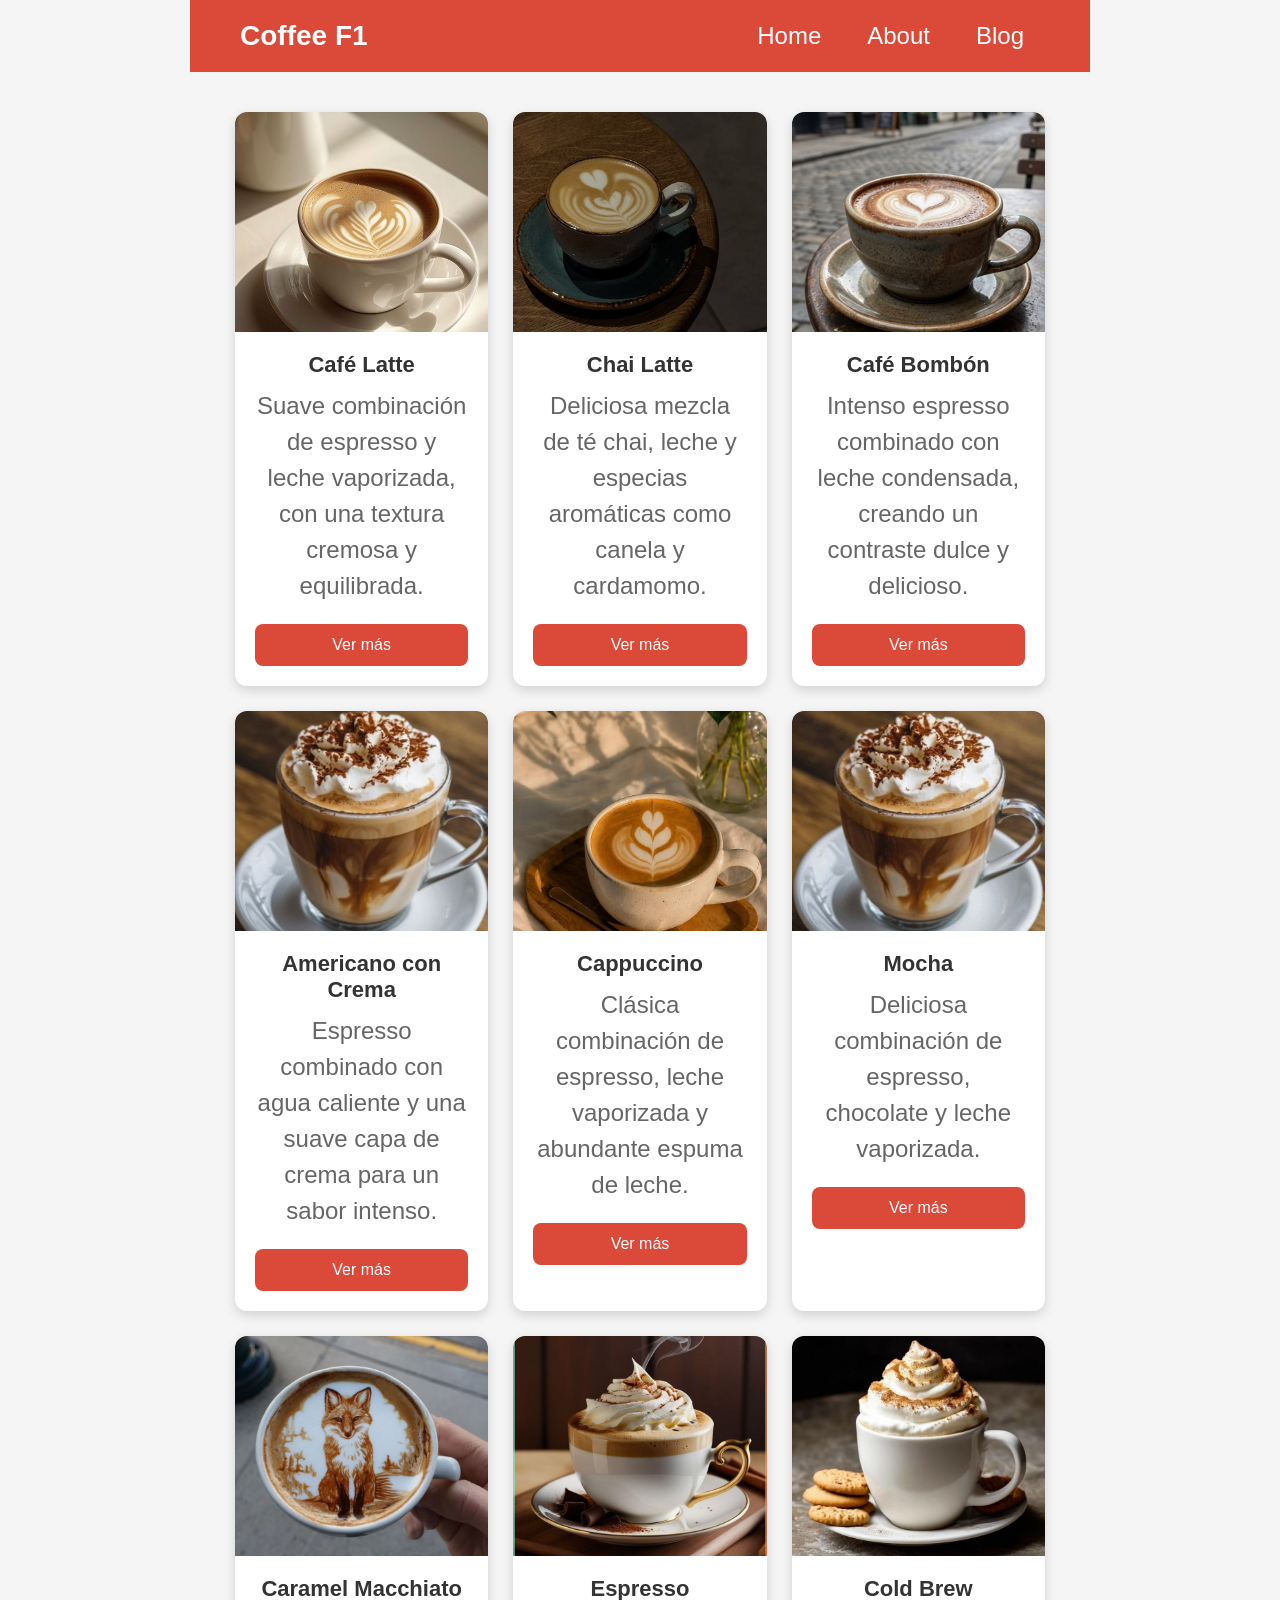
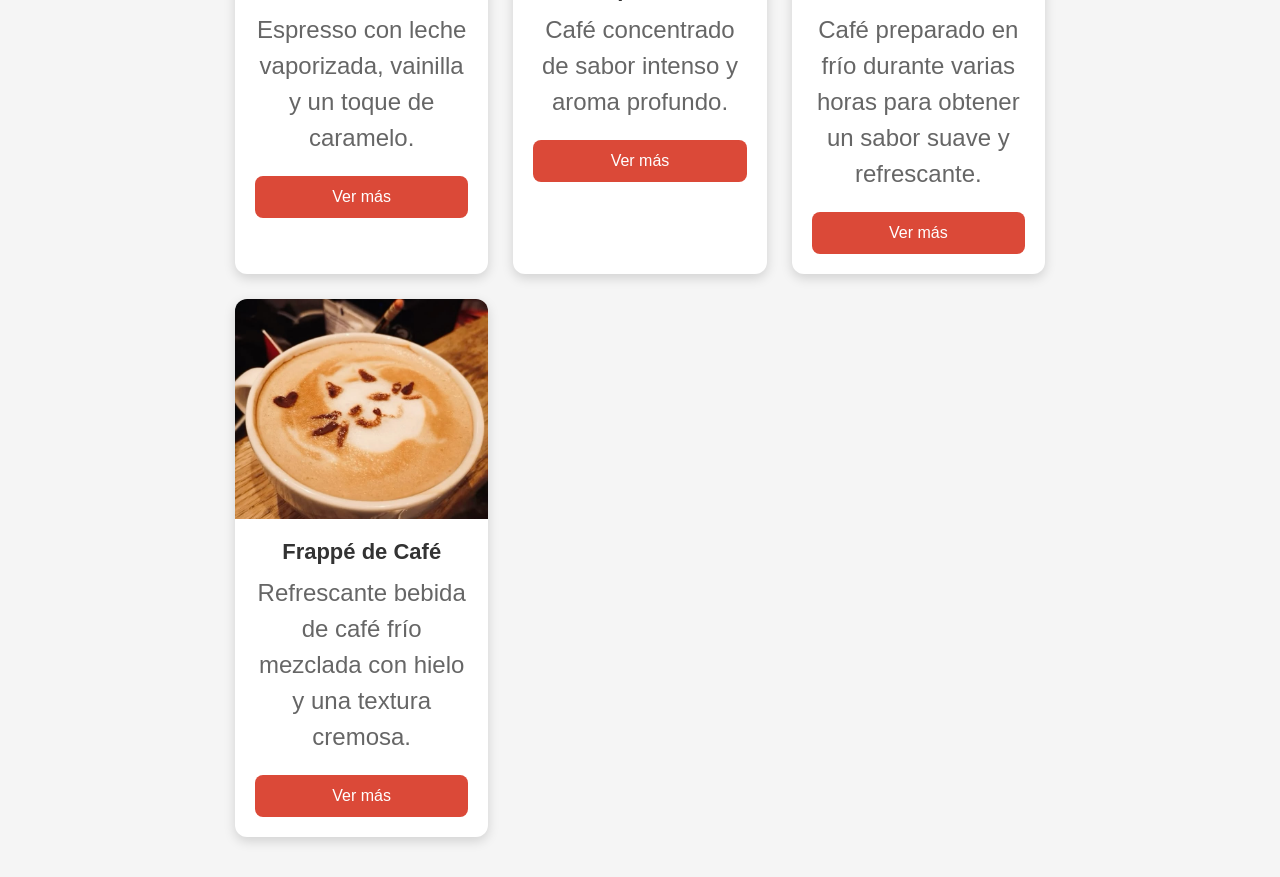
<file: index.html>
<!doctype html>
<html lang="en">
  <head>
    <meta charset="UTF-8" />
    <meta http-equiv="X-UA-Compatible" content="ie-edge" />
    <meta name="viewport" content="width=device-width, initial-scale=1.0" />

    <link rel="stylesheet" href="css/styles.css" />
    <link rel="manifest" href="./manifest.json" />
    <meta name="theme-color" content="#000000" />

    <link rel="apple-touch-icon" href="images/icons/icon-72x72.png" />
    <link rel="apple-touch-icon" href="images/icons/icon-96x96.png" />
    <link rel="apple-touch-icon" href="images/icons/icon-128x128.png" />
    <link rel="apple-touch-icon" href="images/icons/icon-152x152.png" />
    <link rel="apple-touch-icon" href="images/icons/icon-192x192.png" />
    <link rel="apple-touch-icon" href="images/icons/icon-384x384.png" />
    <link rel="apple-touch-icon" href="images/icons/icon-584x584.png" />

    <meta name="apple-mobile-web-app-status-bar" content="#db4938" />
    <meta name="theme-color" content="#db4938" />

    <title>Coffee F1</title>
  </head>

  <body>
    <main>
      <nav>
        <h1>Coffee F1</h1>

        <ul>
          <li>Home</li>
          <li>About</li>
          <li>Blog</li>
        </ul>
      </nav>

      <div class="container"></div>
      <div
        id="modalOffline"
        class="modal-offline"
        role="alertdialog"
        aria-modal="true"
        aria-labelledby="tituloOffline"
        hidden
      >
        <div class="contenido-offline">
          <div class="icono-offline">📡</div>

          <h2 id="tituloOffline">¡Sin conexión!</h2>

          <p>
            No hay conexión a Internet. Comprueba tu red e inténtalo de nuevo.
          </p>

          <button id="btnReintentar" type="button">Reintentar conexión</button>
        </div>
      </div>
    </main>

    <script src="js/coffees.js"></script>
    <script src="js/app.js"></script>
  </body>
</html>
</file>
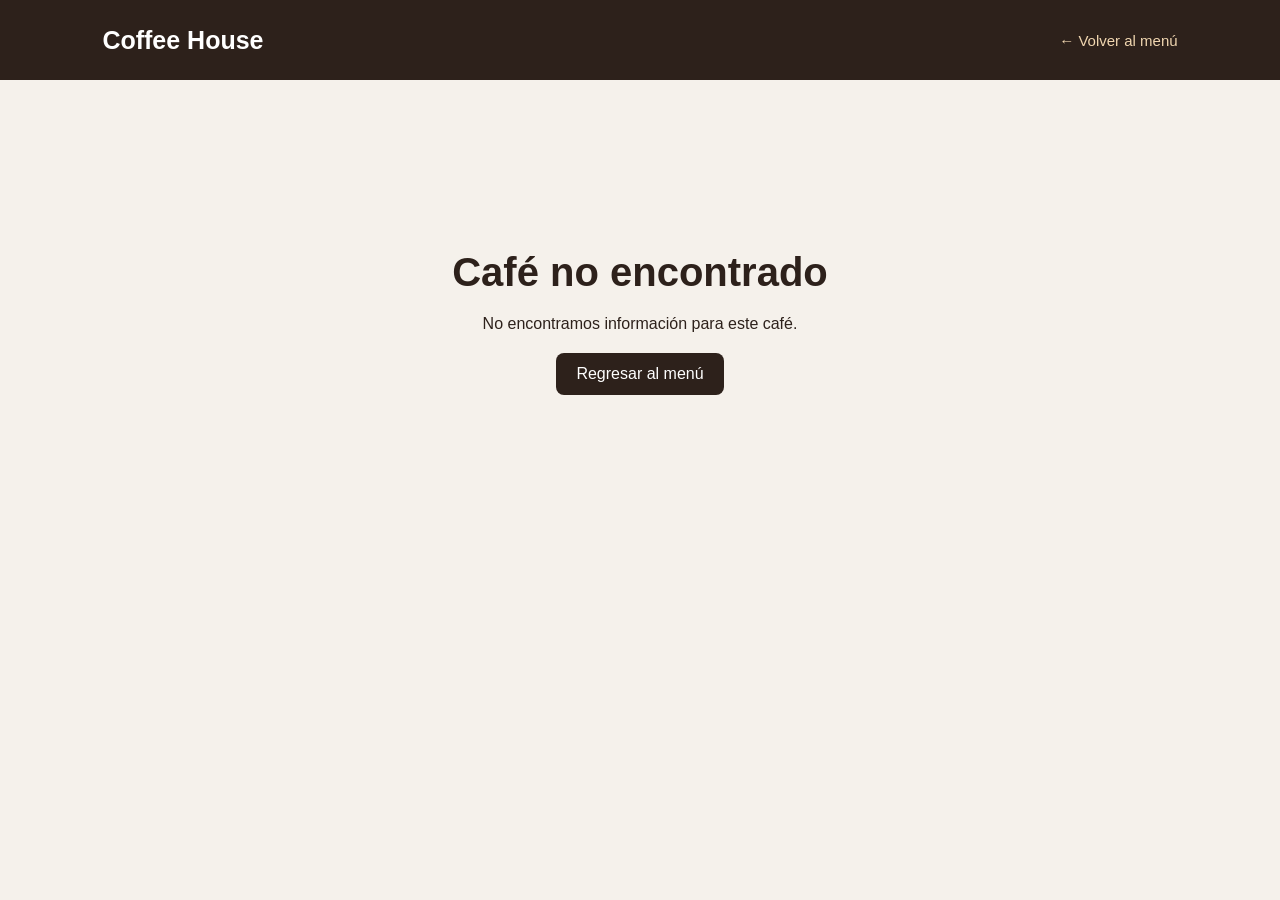
<file: coffee.html>
<!doctype html>
<html lang="es">
  <head>
    <meta charset="UTF-8" />
    <meta name="viewport" content="width=device-width, initial-scale=1.0" />

    <title>Información del café</title>

    <link rel="stylesheet" href="css/coffee.css" />
  </head>

  <body>
    <header class="header">
      <a href="index.html" class="logo"> Coffee House </a>

      <a href="index.html" class="back-link"> ← Volver al menú </a>
    </header>

    <main class="coffee-container">
      <section class="coffee-image">
        <img id="coffee-image" src="" alt="" />
      </section>

      <section class="coffee-content">
        <span id="coffee-type" class="coffee-type"></span>

        <h1 id="coffee-name"></h1>

        <p id="coffee-description" class="description"></p>

        <div class="coffee-data">
          <div class="data-item">
            <span>🌎</span>

            <div>
              <small>Origen</small>
              <p id="coffee-origin"></p>
            </div>
          </div>

          <div class="data-item">
            <span>☕</span>

            <div>
              <small>Sabor</small>
              <p id="coffee-flavor"></p>
            </div>
          </div>

          <div class="data-item">
            <span>🥛</span>

            <div>
              <small>Ingredientes</small>
              <p id="coffee-ingredients"></p>
            </div>
          </div>
        </div>

        <div class="information">
          <h2>Preparación</h2>

          <p id="coffee-preparation"></p>

          <h2>Historia del café</h2>

          <p id="coffee-history"></p>
        </div>

        <button class="back-button" onclick="history.back()">← Regresar</button>
      </section>
    </main>

    <script src="js/coffees.js"></script>
    <script src="js/coffee.js"></script>
  </body>
</html>
</file>
<file: css/styles.css>
* {
  margin: 0;
  padding: 0;
  box-sizing: border-box;
}

body {
  background-color: #1e7386;
  font-family: "Nunito", sans-serif;
  font-size: 1.5rem;
}

main {
  max-width: 900px;
  margin: auto;
  padding: 0.5 rem;
  text-align: center;
}

nav {
  display: flex;
  justify-content: space-between;
  align-items: center;
}

ul {
  list-style: none;
  display: flex;
}

li {
  margin-right: 1rem;
}

h1 {
  color: #fff;
  margin-bottom: 0.5 rem;
}

* {
  margin: 0;
  padding: 0;
  box-sizing: border-box;
}

body {
  font-family: Arial, sans-serif;
  background-color: #f5f5f5;
}

main {
  width: 100%;
}

nav {
  width: 100%;
  padding: 20px 50px;

  display: flex;
  justify-content: space-between;
  align-items: center;

  background-color: #db4938;
  color: white;
}

nav h1 {
  font-size: 28px;
}

nav ul {
  display: flex;
  gap: 30px;
  list-style: none;
}

nav li {
  cursor: pointer;
}

.container {
  width: 90%;
  max-width: 1200px;
  margin: 40px auto;

  display: grid;

  grid-template-columns: repeat(auto-fit, minmax(250px, 1fr));

  gap: 25px;
}

.card {
  background-color: white;

  border-radius: 12px;

  overflow: hidden;

  box-shadow: 0 4px 12px rgba(0, 0, 0, 0.15);

  transition:
    transform 0.3s ease,
    box-shadow 0.3s ease;
}

.card:hover {
  transform: translateY(-5px);

  box-shadow: 0 8px 20px rgba(0, 0, 0, 0.2);
}

.card img {
  width: 100%;
  height: 220px;

  object-fit: cover;

  display: block;
}

.card-content {
  padding: 20px;
}

.card-content h2 {
  margin-bottom: 10px;

  font-size: 22px;

  color: #333;
}

.card-content p {
  margin-bottom: 20px;

  color: #666;

  line-height: 1.5;
}

.card button {
  width: 100%;

  padding: 12px;

  border: none;
  border-radius: 8px;

  background-color: #db4938;
  color: white;

  font-size: 16px;

  cursor: pointer;

  transition: background-color 0.3s ease;
}

.card button:hover {
  background-color: #b83225;
}

/* Modal cuando no hay Internet */
.modal-offline {
  position: fixed;
  inset: 0;
  z-index: 9999;
  display: flex;
  justify-content: center;
  align-items: center;
  padding: 20px;
  background: rgba(0, 0, 0, 0.65);
}

.modal-offline[hidden] {
  display: none;
}

.contenido-offline {
  width: 100%;
  max-width: 360px;
  padding: 30px 24px;
  text-align: center;
  background: white;
  border-radius: 18px;
  box-shadow: 0 10px 35px rgba(0, 0, 0, 0.25);
  font-family: Arial, sans-serif;
}

.icono-offline {
  font-size: 48px;
  margin-bottom: 12px;
}

.contenido-offline h2 {
  margin: 0 0 12px;
  color: #d62828;
}

.contenido-offline p {
  color: #555;
  line-height: 1.5;
  margin-bottom: 22px;
}

.contenido-offline button {
  width: 100%;
  padding: 12px;
  border: none;
  border-radius: 8px;
  background: #d62828;
  color: white;
  font-size: 16px;
  cursor: pointer;
}

.contenido-offline button:hover {
  background: #a91f1f;
}
</file>
<file: css/coffee.css>
* {
  margin: 0;
  padding: 0;
  box-sizing: border-box;
}

body {
  font-family: Arial, Helvetica, sans-serif;
  background: #f5f1eb;
  color: #2d211b;
}

/* HEADER */

.header {
  height: 80px;

  display: flex;
  align-items: center;
  justify-content: space-between;

  padding: 0 8%;

  background: #2d211b;
}

.logo {
  color: white;
  text-decoration: none;

  font-size: 25px;
  font-weight: bold;
}

.back-link {
  color: #f0d6b0;
  text-decoration: none;

  font-size: 15px;
}

.back-link:hover {
  color: white;
}

/* CONTENEDOR */

.coffee-container {
  width: 85%;
  max-width: 1200px;

  margin: 70px auto;

  display: grid;

  grid-template-columns: 1fr 1fr;

  gap: 70px;

  align-items: center;
}

/* IMAGEN */

.coffee-image {
  width: 100%;
  height: 600px;

  overflow: hidden;

  border-radius: 20px;

  box-shadow: 0 15px 40px rgba(0, 0, 0, 0.15);
}

.coffee-image img {
  width: 100%;
  height: 100%;

  object-fit: cover;

  transition: transform 0.4s ease;
}

.coffee-image:hover img {
  transform: scale(1.04);
}

/* INFORMACIÓN */

.coffee-content {
  padding: 20px 0;
}

.coffee-type {
  display: inline-block;

  padding: 8px 15px;

  border-radius: 20px;

  background: #dfc19b;

  color: #4b3527;

  font-size: 13px;

  font-weight: bold;

  text-transform: uppercase;
}

.coffee-content h1 {
  margin-top: 20px;

  font-size: 50px;

  line-height: 1.1;

  color: #2d211b;
}

.description {
  margin-top: 20px;

  font-size: 18px;

  line-height: 1.7;

  color: #6c5b50;
}

/* DATOS */

.coffee-data {
  margin-top: 35px;

  display: flex;

  flex-direction: column;

  gap: 20px;
}

.data-item {
  display: flex;

  align-items: center;

  gap: 15px;

  padding-bottom: 15px;

  border-bottom: 1px solid #ddd0c2;
}

.data-item > span {
  font-size: 25px;
}

.data-item small {
  display: block;

  color: #927a67;

  font-size: 12px;

  text-transform: uppercase;

  font-weight: bold;
}

.data-item p {
  margin-top: 4px;

  font-size: 16px;

  color: #3c2c23;
}

/* INFORMACIÓN */

.information {
  margin-top: 40px;
}

.information h2 {
  margin-top: 30px;
  margin-bottom: 10px;

  font-size: 25px;

  color: #3a281e;
}

.information p {
  color: #6c5b50;

  line-height: 1.8;

  font-size: 16px;
}

/* BOTÓN */

.back-button {
  margin-top: 40px;

  padding: 14px 25px;

  border: none;

  border-radius: 8px;

  background: #2d211b;

  color: white;

  font-size: 15px;

  cursor: pointer;

  transition: 0.3s;
}

.back-button:hover {
  background: #553b2c;

  transform: translateY(-2px);
}

/* NO ENCONTRADO */

.not-found {
  grid-column: 1 / -1;

  text-align: center;

  padding: 100px 20px;
}

.not-found h1 {
  font-size: 40px;
}

.not-found p {
  margin: 20px 0;
}

.not-found a {
  display: inline-block;

  padding: 12px 20px;

  background: #2d211b;

  color: white;

  text-decoration: none;

  border-radius: 8px;
}

/* RESPONSIVE */

@media (max-width: 800px) {
  .coffee-container {
    width: 90%;

    grid-template-columns: 1fr;

    gap: 30px;

    margin: 40px auto;
  }

  .coffee-image {
    height: 400px;
  }

  .coffee-content h1 {
    font-size: 38px;
  }

  .header {
    padding: 0 5%;
  }
}
</file>
